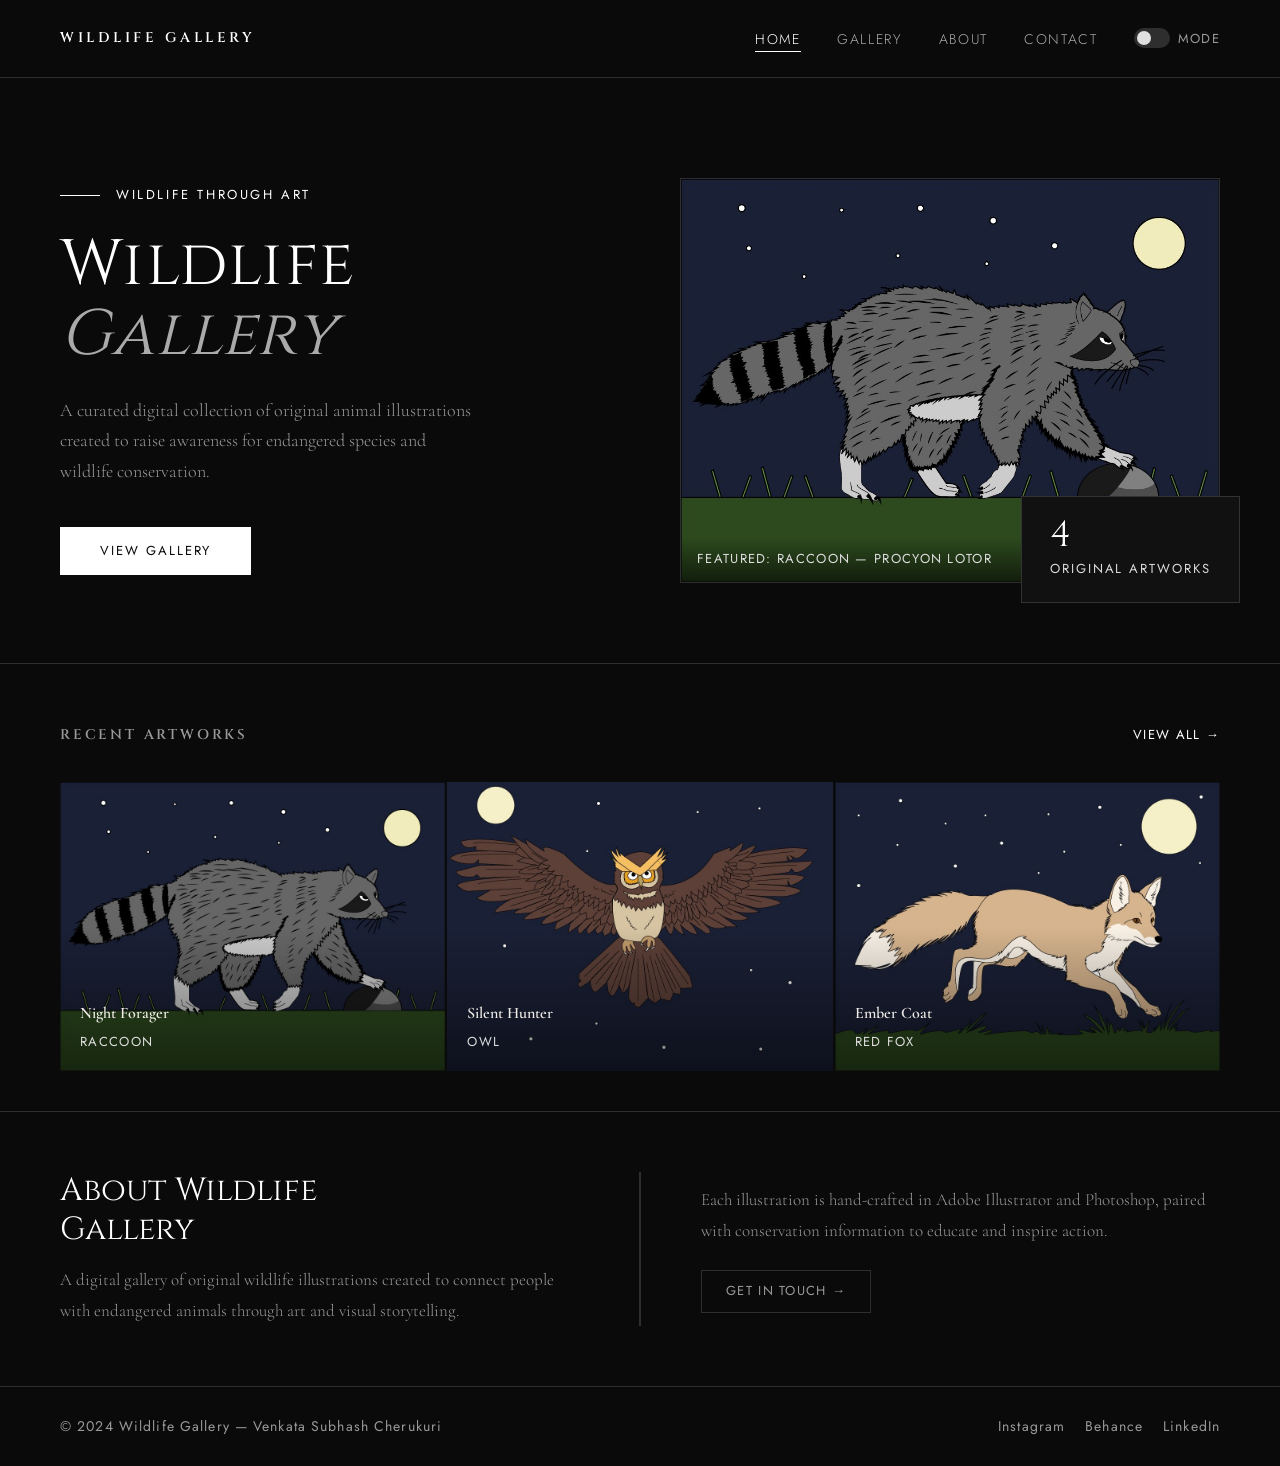
<file: index.html>
<!DOCTYPE html>
<html lang="en" data-theme="dark">
<head>
  <meta charset="UTF-8"/>
  <meta name="viewport" content="width=device-width, initial-scale=1.0"/>
  <title>Wildlife Gallery — Home</title>
  <link rel="stylesheet" href="css/style.css"/>
</head>
<body>

  <nav>
    <a class="nav-logo" href="index.html" aria-hidden="true" tabindex="-1">WILDLIFE GALLERY</a>
    <button class="nav-hamburger" id="nav-hamburger" aria-label="Toggle menu"><span></span><span></span><span></span></button>
    <ul class="nav-links" id="nav-links">
      <li><a href="index.html" class="active">Home</a></li>
      <li><a href="gallery.html">Gallery</a></li>
      <li><a href="about.html">About</a></li>
      <li><a href="contact.html">Contact</a></li>
      <li>
        <button class="theme-toggle" id="theme-toggle" aria-label="Toggle light/dark mode">
          <div class="theme-toggle-track">
            <div class="theme-toggle-thumb"></div>
          </div>
          <span class="theme-toggle-label">Mode</span>
        </button>
      </li>
    </ul>
  </nav>

  <main>

    <!-- HERO -->
    <section class="hero">
      <div class="hero-content">
        <div class="hero-eyebrow">Wildlife Through Art</div>
        <h1 class="hero-title">Wildlife<br><em>Gallery</em></h1>
        <p class="hero-subtitle">
          A curated digital collection of original animal illustrations
          created to raise awareness for endangered species and wildlife conservation.
        </p>
        <a href="gallery.html" class="btn-primary">View Gallery</a>
      </div>

      <div class="hero-visual">
        <div class="hero-image-frame">
          <img src="images/racoon.png" alt="Raccoon illustration" style="width:100%;height:100%;object-fit:cover;display:block;"/>
          <div class="img-caption">Featured: Raccoon — Procyon lotor</div>
        </div>
        <div class="hero-stats">
          <span class="num">4</span>
          <span class="label">Original Artworks</span>
        </div>
      </div>
    </section>

    <!-- FEATURED ARTWORKS -->
    <section class="featured">
      <div class="section-header">
        <span class="section-title">Recent Artworks</span>
        <a class="section-link" href="gallery.html">View All →</a>
      </div>
      <div class="artworks-row" id="featured-row"></div>
    </section>

    <!-- ABOUT TEASER -->
    <section class="about-teaser">
      <div>
        <h2 class="about-title">About Wildlife<br>Gallery</h2>
        <p class="about-text">
          A digital gallery of original wildlife illustrations created to connect
          people with endangered animals through art and visual storytelling.
        </p>
      </div>
      <div class="about-teaser-divider"></div>
      <div>
        <p class="about-text" style="margin-bottom:24px;">
          Each illustration is hand-crafted in Adobe Illustrator and Photoshop,
          paired with conservation information to educate and inspire action.
        </p>
        <a href="contact.html" class="btn-outline">Get in Touch →</a>
      </div>
    </section>

  </main>

  <footer>
    <span class="footer-copy">© 2024 Wildlife Gallery — Venkata Subhash Cherukuri</span>
    <div class="footer-social">
      <a href="#">Instagram</a>
      <a href="#">Behance</a>
      <a href="#">LinkedIn</a>
    </div>
  </footer>

  <script src="js/artworks.js"></script>
  <script>
    (function(){var s=localStorage.getItem('wg-theme')||'dark';document.documentElement.setAttribute('data-theme',s);})();
    document.addEventListener('DOMContentLoaded', function(){
      var btn=document.getElementById('theme-toggle');
      if(btn) btn.addEventListener('click',function(){
        var c=document.documentElement.getAttribute('data-theme');
        var n=c==='dark'?'light':'dark';
        document.documentElement.setAttribute('data-theme',n);
        localStorage.setItem('wg-theme',n);
      });
      var row=document.getElementById('featured-row');
      artworks.slice(0,3).forEach(function(art){
        var isImg = art.svg.trim().startsWith('<img');
        var media = isImg ? '<div style="width:100%;aspect-ratio:4/3;overflow:hidden;">' + art.svg + '</div>' : art.svg;
        row.innerHTML+=`<a class="artwork-card" href="detail.html?id=${art.id}">${media}<div class="artwork-card-info"><span class="artwork-card-title">${art.title}</span><span class="artwork-card-animal">${art.animal}</span></div></a>`;
      });
    });

    document.addEventListener('DOMContentLoaded', function(){
      var hbtn = document.getElementById('nav-hamburger');
      var hlinks = document.getElementById('nav-links');
      if(hbtn && hlinks){
        hbtn.addEventListener('click', function(){
          hbtn.classList.toggle('open');
          hlinks.classList.toggle('open');
        });
        hlinks.querySelectorAll('a').forEach(function(a){
          a.addEventListener('click', function(){
            hbtn.classList.remove('open');
            hlinks.classList.remove('open');
          });
        });
      }
    });
  </script>
</body>
</html>
</file>
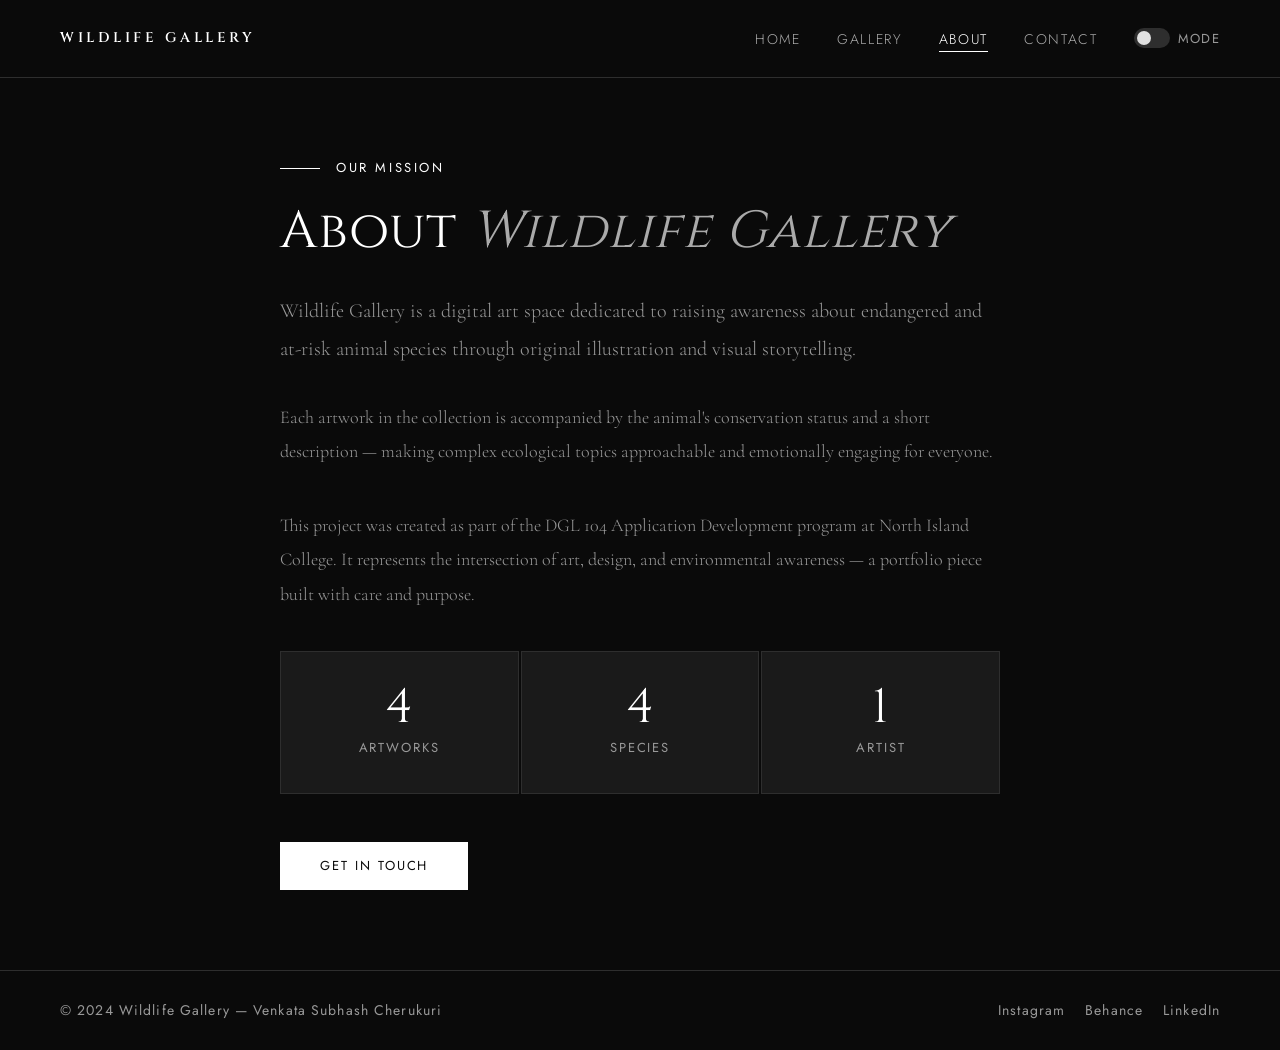
<file: about.html>
<!DOCTYPE html>
<html lang="en" data-theme="dark">
<head>
  <meta charset="UTF-8"/>
  <meta name="viewport" content="width=device-width, initial-scale=1.0"/>
  <title>Wildlife Gallery — About</title>
  <link rel="stylesheet" href="css/style.css"/>
</head>
<body>

  <nav>
    <a class="nav-logo" href="index.html">WILDLIFE GALLERY</a>
    <button class="nav-hamburger" id="nav-hamburger" aria-label="Toggle menu"><span></span><span></span><span></span></button>
    <ul class="nav-links" id="nav-links">
      <li><a href="index.html">Home</a></li>
      <li><a href="gallery.html">Gallery</a></li>
      <li><a href="about.html" class="active">About</a></li>
      <li><a href="contact.html">Contact</a></li>
      <li>
        <button class="theme-toggle" id="theme-toggle" aria-label="Toggle light/dark mode">
          <div class="theme-toggle-track"><div class="theme-toggle-thumb"></div></div>
          <span class="theme-toggle-label">Mode</span>
        </button>
      </li>
    </ul>
  </nav>

  <main>
    <div class="about-page">
      <div class="about-inner">

        <div class="hero-eyebrow">Our Mission</div>
        <h1 class="hero-title" style="font-size: clamp(36px, 5vw, 52px); margin-bottom: 32px;">
          About <em>Wildlife Gallery</em>
        </h1>

        <p class="about-lead">
          Wildlife Gallery is a digital art space dedicated to raising awareness
          about endangered and at-risk animal species through original illustration
          and visual storytelling.
        </p>

        <p class="about-body">
          Each artwork in the collection is accompanied by the animal's conservation status
          and a short description — making complex ecological topics approachable and
          emotionally engaging for everyone.
        </p>

        <p class="about-body">
          This project was created as part of the DGL 104 Application Development program
          at North Island College. It represents the intersection of art, design, and
          environmental awareness — a portfolio piece built with care and purpose.
        </p>

        <div class="about-stats">
          <div class="stat-box">
            <span class="stat-num">4</span>
            <span class="stat-label">Artworks</span>
          </div>
          <div class="stat-box">
            <span class="stat-num">4</span>
            <span class="stat-label">Species</span>
          </div>
          <div class="stat-box">
            <span class="stat-num">1</span>
            <span class="stat-label">Artist</span>
          </div>
        </div>

        <a href="contact.html" class="btn-primary">Get in Touch</a>

      </div>
    </div>
  </main>

  <footer>
    <span class="footer-copy">© 2024 Wildlife Gallery — Venkata Subhash Cherukuri</span>
    <div class="footer-social">
      <a href="#">Instagram</a>
      <a href="#">Behance</a>
      <a href="#">LinkedIn</a>
    </div>
  </footer>

  <script>
    (function(){var s=localStorage.getItem('wg-theme')||'dark';document.documentElement.setAttribute('data-theme',s);})();
    document.addEventListener('DOMContentLoaded',function(){
      var btn=document.getElementById('theme-toggle');
      if(btn) btn.addEventListener('click',function(){
        var c=document.documentElement.getAttribute('data-theme');
        var n=c==='dark'?'light':'dark';
        document.documentElement.setAttribute('data-theme',n);
        localStorage.setItem('wg-theme',n);
      });
    });

    document.addEventListener('DOMContentLoaded', function(){
      var hbtn = document.getElementById('nav-hamburger');
      var hlinks = document.getElementById('nav-links');
      if(hbtn && hlinks){
        hbtn.addEventListener('click', function(){
          hbtn.classList.toggle('open');
          hlinks.classList.toggle('open');
        });
        hlinks.querySelectorAll('a').forEach(function(a){
          a.addEventListener('click', function(){
            hbtn.classList.remove('open');
            hlinks.classList.remove('open');
          });
        });
      }
    });
  </script>
</body>
</html>
</file>
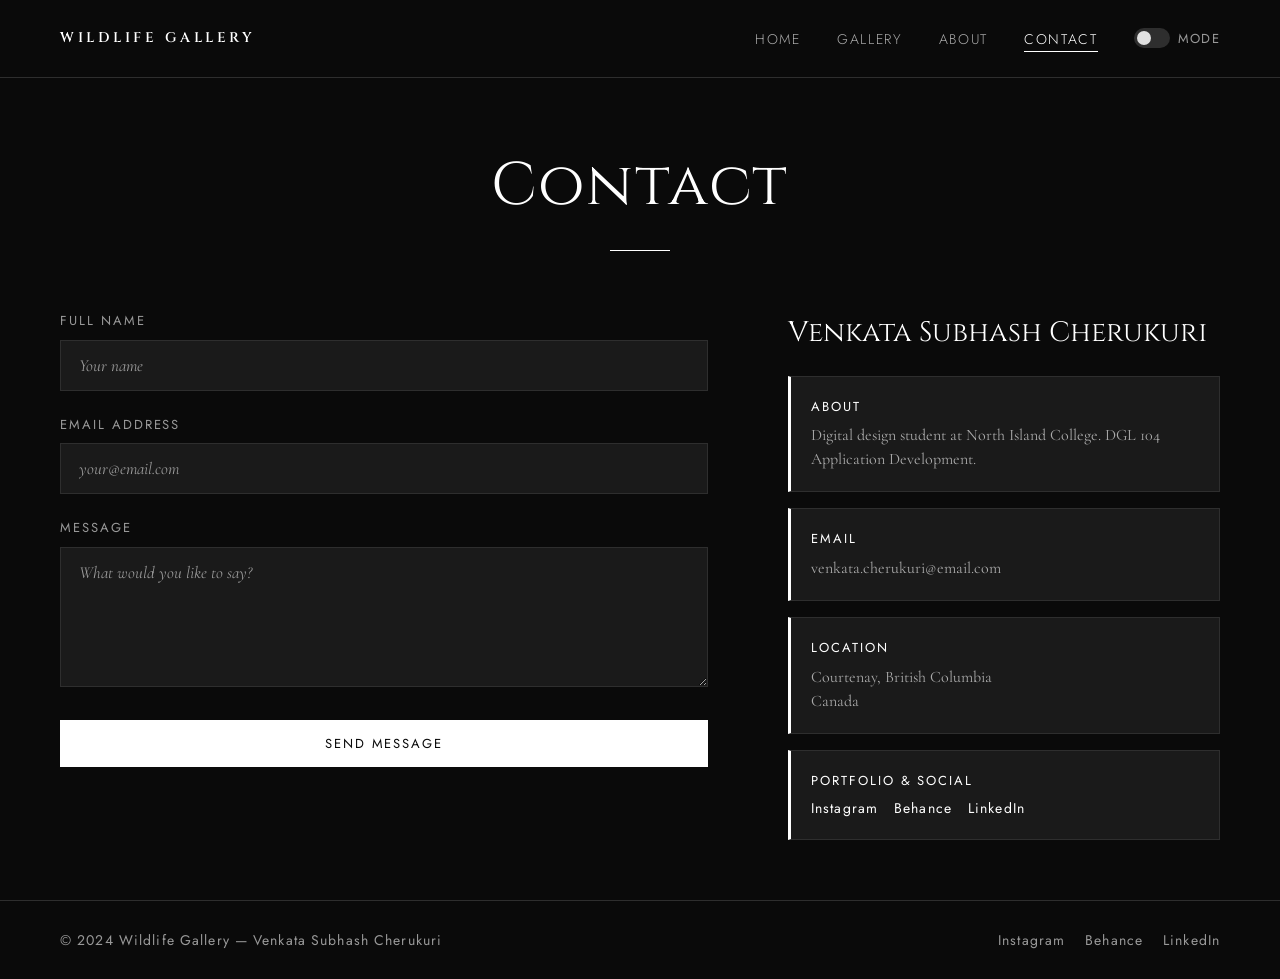
<file: contact.html>
<!DOCTYPE html>
<html lang="en" data-theme="dark">
<head>
  <meta charset="UTF-8"/>
  <meta name="viewport" content="width=device-width, initial-scale=1.0"/>
  <title>Wildlife Gallery — Contact</title>
  <link rel="stylesheet" href="css/style.css"/>
</head>
<body>

  <nav>
    <a class="nav-logo" href="index.html">WILDLIFE GALLERY</a>
    <button class="nav-hamburger" id="nav-hamburger" aria-label="Toggle menu"><span></span><span></span><span></span></button>
    <ul class="nav-links" id="nav-links">
      <li><a href="index.html">Home</a></li>
      <li><a href="gallery.html">Gallery</a></li>
      <li><a href="about.html">About</a></li>
      <li><a href="contact.html" class="active">Contact</a></li>
      <li>
        <button class="theme-toggle" id="theme-toggle" aria-label="Toggle light/dark mode">
          <div class="theme-toggle-track"><div class="theme-toggle-thumb"></div></div>
          <span class="theme-toggle-label">Mode</span>
        </button>
      </li>
    </ul>
  </nav>

  <main>

    <div class="contact-header">
      <h1 class="page-title">Contact</h1>
      <div class="page-divider"></div>
    </div>

    <div class="contact-content">

      <!-- FORM -->
      <div class="contact-form-area">
        <div class="form-group">
          <label class="form-label" for="name">Full Name</label>
          <input class="form-input" id="name" type="text" placeholder="Your name"/>
        </div>
        <div class="form-group">
          <label class="form-label" for="email">Email Address</label>
          <input class="form-input" id="email" type="email" placeholder="your@email.com"/>
        </div>
        <div class="form-group">
          <label class="form-label" for="message">Message</label>
          <textarea class="form-textarea" id="message" placeholder="What would you like to say?"></textarea>
        </div>
        <button class="btn-primary" id="send-btn" style="width:100%;">Send Message</button>
        <div class="success-msg" id="success-msg">
          ✓ Your message has been sent. I will get back to you soon.
        </div>
      </div>

      <!-- AUTHOR INFO -->
      <div class="contact-info">
        <h2 class="contact-info-title">Venkata Subhash Cherukuri</h2>

        <div class="contact-detail">

          <div class="contact-detail-item">
            <div class="contact-detail-label">About</div>
            <div class="contact-detail-value">
              Digital design student at North Island College.
              DGL 104 Application Development.
            </div>
          </div>

          <div class="contact-detail-item">
            <div class="contact-detail-label">Email</div>
            <div class="contact-detail-value">venkata.cherukuri@email.com</div>
          </div>

          <div class="contact-detail-item">
            <div class="contact-detail-label">Location</div>
            <div class="contact-detail-value">
              Courtenay, British Columbia<br>Canada
            </div>
          </div>

          <div class="contact-detail-item">
            <div class="contact-detail-label">Portfolio & Social</div>
            <div class="contact-detail-value">
              <div class="contact-social-links">
                <a href="#">Instagram</a>
                <a href="#">Behance</a>
                <a href="#">LinkedIn</a>
              </div>
            </div>
          </div>

        </div>
      </div>

    </div>

  </main>

  <footer>
    <span class="footer-copy">© 2024 Wildlife Gallery — Venkata Subhash Cherukuri</span>
    <div class="footer-social">
      <a href="#">Instagram</a>
      <a href="#">Behance</a>
      <a href="#">LinkedIn</a>
    </div>
  </footer>

  <script>
    (function(){var s=localStorage.getItem('wg-theme')||'dark';document.documentElement.setAttribute('data-theme',s);})();
    document.addEventListener('DOMContentLoaded',function(){
      var btn=document.getElementById('theme-toggle');
      if(btn) btn.addEventListener('click',function(){
        var c=document.documentElement.getAttribute('data-theme');
        var n=c==='dark'?'light':'dark';
        document.documentElement.setAttribute('data-theme',n);
        localStorage.setItem('wg-theme',n);
      });

      document.getElementById('send-btn').addEventListener('click',function(){
        var name=document.getElementById('name').value.trim();
        var email=document.getElementById('email').value.trim();
        var message=document.getElementById('message').value.trim();
        var msg=document.getElementById('success-msg');
        if(!name||!email||!message){
          msg.textContent='Please fill in all fields before sending.';
          msg.style.display='block';
          setTimeout(function(){msg.style.display='none';},4000);
          return;
        }
        msg.textContent='✓ Your message has been sent. I will get back to you soon.';
        msg.style.display='block';
        document.getElementById('name').value='';
        document.getElementById('email').value='';
        document.getElementById('message').value='';
        setTimeout(function(){msg.style.display='none';},5000);
      });
    });

    document.addEventListener('DOMContentLoaded', function(){
      var hbtn = document.getElementById('nav-hamburger');
      var hlinks = document.getElementById('nav-links');
      if(hbtn && hlinks){
        hbtn.addEventListener('click', function(){
          hbtn.classList.toggle('open');
          hlinks.classList.toggle('open');
        });
        hlinks.querySelectorAll('a').forEach(function(a){
          a.addEventListener('click', function(){
            hbtn.classList.remove('open');
            hlinks.classList.remove('open');
          });
        });
      }
    });
  </script>
</body>
</html>
</file>
<file: css/style.css>
@import url('https://fonts.googleapis.com/css2?family=Cormorant+Garamond:ital,wght@0,300;0,400;0,600;1,300;1,400&family=Cinzel:wght@400;600&family=Jost:wght@200;300;400&display=swap');

/* =====================
   THEME TOKENS
===================== */
:root {
  --bg:           #0a0a0a;
  --surface:      #111111;
  --card:         #1a1a1a;
  --border:       #2e2e2e;
  --green:        #ffffff;
  --green-light:  #e0e0e0;
  --green-dim:    #555555;
  --sand:         #aaaaaa;
  --sand-light:   #dddddd;
  --text:         #cccccc;
  --text-muted:   #999999;
  --white:        #ffffff;
  --font-display: 'Cinzel', serif;
  --font-body:    'Cormorant Garamond', serif;
  --font-ui:      'Jost', sans-serif;
}

[data-theme="light"] {
  --bg:           #ffffff;
  --surface:      #f4f4f4;
  --card:         #eeeeee;
  --border:       #cccccc;
  --green:        #000000;
  --green-light:  #222222;
  --green-dim:    #888888;
  --sand:         #444444;
  --sand-light:   #111111;
  --text:         #111111;
  --text-muted:   #555555;
  --white:        #000000;
  --font-display: 'Cinzel', serif;
  --font-body:    'Cormorant Garamond', serif;
  --font-ui:      'Jost', sans-serif;
}

* { margin: 0; padding: 0; box-sizing: border-box; }
html { scroll-behavior: smooth; }

body {
  background: var(--bg);
  color: var(--text);
  font-family: var(--font-body);
  font-size: 18px;
  line-height: 1.6;
  overflow-x: hidden;
  min-height: 100vh;
  display: flex;
  flex-direction: column;
  transition: background 0.3s, color 0.3s;
}

/* =====================
   NAVIGATION
===================== */
nav {
  display: flex;
  align-items: center;
  justify-content: space-between;
  padding: 24px 60px;
  border-bottom: 1px solid var(--border);
  position: sticky;
  top: 0;
  background: var(--bg);
  z-index: 100;
  transition: background 0.3s;
}

.nav-logo {
  font-family: var(--font-display);
  font-size: 14px;
  font-weight: 600;
  letter-spacing: 0.25em;
  color: var(--white);
  text-decoration: none;
}

.nav-links {
  display: flex;
  gap: 36px;
  list-style: none;
  align-items: center;
}

.nav-links a {
  font-family: var(--font-ui);
  font-weight: 300;
  font-size: 14px;
  letter-spacing: 0.12em;
  text-transform: uppercase;
  color: #aaaaaa;
  text-decoration: none;
  position: relative;
  transition: color 0.3s;
}

.nav-links a::after {
  content: '';
  position: absolute;
  bottom: -3px; left: 0;
  width: 0; height: 1px;
  background: var(--green);
  transition: width 0.3s;
}

.nav-links a:hover,
.nav-links a.active { color: var(--white); }

.nav-links a:hover::after,
.nav-links a.active::after { width: 100%; }

/* Hamburger button */
.nav-hamburger {
  display: none;
  flex-direction: column;
  gap: 5px;
  background: none;
  border: none;
  cursor: pointer;
  padding: 4px;
  z-index: 101;
}

.nav-hamburger span {
  display: block;
  width: 24px;
  height: 1.5px;
  background: var(--white);
  transition: transform 0.3s, opacity 0.3s;
}

.nav-hamburger.open span:nth-child(1) { transform: translateY(6.5px) rotate(45deg); }
.nav-hamburger.open span:nth-child(2) { opacity: 0; }
.nav-hamburger.open span:nth-child(3) { transform: translateY(-6.5px) rotate(-45deg); }

/* ── Dark / Light Toggle ── */
.theme-toggle {
  display: flex;
  align-items: center;
  gap: 8px;
  cursor: pointer;
  background: none;
  border: none;
  padding: 4px 0;
}

.theme-toggle-track {
  width: 36px;
  height: 20px;
  background: var(--border);
  border-radius: 10px;
  position: relative;
  transition: background 0.3s;
}

.theme-toggle-thumb {
  width: 14px;
  height: 14px;
  background: var(--green-light);
  border-radius: 50%;
  position: absolute;
  top: 3px; left: 3px;
  transition: transform 0.3s, background 0.3s;
}

[data-theme="light"] .theme-toggle-track { background: var(--green-dim); }
[data-theme="light"] .theme-toggle-thumb { transform: translateX(16px); }

.theme-toggle-label {
  font-family: var(--font-ui);
  font-size: 13px;
  letter-spacing: 0.1em;
  text-transform: uppercase;
  color: var(--text-muted);
}

/* =====================
   FOOTER
===================== */
footer {
  margin-top: auto;
  padding: 28px 60px;
  border-top: 1px solid var(--border);
  display: flex;
  align-items: center;
  justify-content: space-between;
}

.footer-copy {
  font-family: var(--font-ui);
  font-size: 14px;
  letter-spacing: 0.08em;
  color: #999999;
}

.footer-social { display: flex; gap: 20px; }

.footer-social a {
  font-family: var(--font-ui);
  font-size: 14px;
  letter-spacing: 0.08em;
  color: #999999;
  text-decoration: none;
  transition: color 0.3s;
}

.footer-social a:hover { color: var(--green-light); }

/* =====================
   BUTTONS
===================== */
.btn-primary {
  display: inline-block;
  padding: 14px 40px;
  background: var(--green);
  color: var(--bg);
  font-family: var(--font-ui);
  font-size: 13px;
  font-weight: 400;
  letter-spacing: 0.15em;
  text-transform: uppercase;
  text-decoration: none;
  border: none;
  cursor: pointer;
  transition: background 0.3s, transform 0.2s;
}

.btn-primary:hover {
  background: var(--green-light);
  transform: translateY(-1px);
}

.btn-outline {
  display: inline-flex;
  align-items: center;
  gap: 8px;
  padding: 10px 24px;
  background: transparent;
  border: 1px solid var(--border);
  color: var(--text-muted);
  font-family: var(--font-ui);
  font-size: 13px;
  letter-spacing: 0.1em;
  text-transform: uppercase;
  cursor: pointer;
  transition: border-color 0.3s, color 0.3s;
  text-decoration: none;
}

.btn-outline:hover {
  border-color: var(--green);
  color: var(--sand);
}

/* =====================
   SHARED
===================== */
.section-header {
  display: flex;
  align-items: baseline;
  justify-content: space-between;
  margin-bottom: 36px;
}

.section-title {
  font-family: var(--font-display);
  font-size: 14px;
  font-weight: 600;
  letter-spacing: 0.2em;
  text-transform: uppercase;
  color: #999999;
}

.section-link {
  font-family: var(--font-ui);
  font-size: 13px;
  letter-spacing: 0.1em;
  color: var(--green);
  text-decoration: none;
  text-transform: uppercase;
  transition: color 0.3s;
}

.section-link:hover { color: var(--green-light); }

.page-title {
  font-family: var(--font-display);
  font-size: clamp(36px, 5vw, 60px);
  font-weight: 400;
  color: var(--white);
  letter-spacing: 0.03em;
  margin-bottom: 12px;
}

.page-divider {
  width: 60px;
  height: 1px;
  background: var(--green);
  margin: 16px auto 0;
}

main {
  animation: fadeIn 0.5s ease;
  flex: 1;
  display: flex;
  flex-direction: column;
}

@keyframes fadeIn {
  from { opacity: 0; transform: translateY(8px); }
  to   { opacity: 1; transform: translateY(0); }
}

/* =====================
   HOME — HERO
===================== */
.hero {
  padding: 100px 60px 80px;
  display: grid;
  grid-template-columns: 1fr 1fr;
  gap: 80px;
  align-items: center;
}

.hero-eyebrow {
  font-family: var(--font-ui);
  font-size: 13px;
  letter-spacing: 0.2em;
  text-transform: uppercase;
  color: var(--green);
  margin-bottom: 24px;
  display: flex;
  align-items: center;
  gap: 16px;
}

.hero-eyebrow::before {
  content: '';
  width: 40px;
  height: 1px;
  background: var(--green);
}

.hero-title {
  font-family: var(--font-display);
  font-size: clamp(42px, 5vw, 68px);
  font-weight: 400;
  color: var(--white);
  line-height: 1.1;
  margin-bottom: 24px;
  letter-spacing: 0.02em;
}

.hero-title em { font-style: italic; color: var(--sand); }

.hero-subtitle {
  font-size: 18px;
  font-weight: 300;
  color: var(--text-muted);
  margin-bottom: 40px;
  line-height: 1.7;
  max-width: 420px;
}

.hero-visual { position: relative; }

.hero-image-frame {
  position: relative;
  width: 100%;
  aspect-ratio: 4 / 3;
  background: var(--card);
  border: 1px solid var(--border);
  overflow: hidden;
}

.hero-image-frame svg { width: 100%; height: 100%; }

.img-caption {
  position: absolute;
  bottom: 0; left: 0; right: 0;
  padding: 12px 16px;
  background: linear-gradient(transparent, rgba(0,0,0,0.6));
  font-family: var(--font-ui);
  font-size: 13px;
  letter-spacing: 0.1em;
  color: #dddddd;
  text-transform: uppercase;
}

.hero-stats {
  position: absolute;
  bottom: -20px; right: -20px;
  background: #111111;
  border: 1px solid #333333;
  padding: 20px 28px;
}

[data-theme="light"] .hero-stats {
  background: #111111;
  border-color: #111111;
}

.hero-stats .num {
  font-family: var(--font-display);
  font-size: 36px;
  color: #ffffff;
  display: block;
  line-height: 1;
}

.hero-stats .label {
  font-family: var(--font-ui);
  font-size: 13px;
  letter-spacing: 0.15em;
  color: rgba(255,255,255,0.85);
  text-transform: uppercase;
}

/* =====================
   HOME — FEATURED
===================== */
.featured {
  padding: 60px 60px 40px;
  border-top: 1px solid var(--border);
}

.artworks-row {
  display: grid;
  grid-template-columns: repeat(3, 1fr);
  gap: 2px;
}

.artwork-card {
  position: relative;
  aspect-ratio: 4 / 3;
  background: var(--card);
  overflow: hidden;
  cursor: pointer;
  text-decoration: none;
  display: block;
}

.artwork-card::before {
  content: '';
  position: absolute;
  inset: 0;
  background: linear-gradient(to top, rgba(0,0,0,0.8) 0%, transparent 50%);
  z-index: 1;
  opacity: 0.6;
  transition: opacity 0.4s;
}

.artwork-card:hover::before { opacity: 1; }

.artwork-card svg {
  width: 100%; height: 100%;
  transition: transform 0.6s ease;
}

.artwork-card:hover svg { transform: scale(1.04); }

.artwork-card-info {
  position: absolute;
  bottom: 0; left: 0; right: 0;
  padding: 20px;
  z-index: 2;
  transform: translateY(4px);
  transition: transform 0.3s;
}

.artwork-card:hover .artwork-card-info { transform: translateY(0); }

.artwork-card-title {
  font-family: var(--font-body);
  font-size: 16px;
  font-weight: 600;
  color: #f0ede8;
  display: block;
}

.artwork-card-animal {
  font-family: var(--font-ui);
  font-size: 13px;
  letter-spacing: 0.1em;
  color: #dddddd;
  text-transform: uppercase;
}

/* =====================
   HOME — ABOUT TEASER
===================== */
.about-teaser {
  padding: 60px;
  border-top: 1px solid var(--border);
  display: grid;
  grid-template-columns: 1fr 2px 1fr;
  gap: 60px;
  align-items: center;
}

.about-teaser-divider { background: var(--border); align-self: stretch; }

.about-title {
  font-family: var(--font-display);
  font-size: 32px;
  font-weight: 400;
  color: var(--white);
  line-height: 1.2;
  margin-bottom: 16px;
}

.about-text {
  color: var(--text-muted);
  font-size: 17px;
  font-weight: 300;
  line-height: 1.8;
}

/* =====================
   GALLERY PAGE — simple grid, no pagination
===================== */
.gallery-header {
  padding: 60px 60px 40px;
  text-align: center;
}

.gallery-grid {
  padding: 0 60px 60px;
  display: grid;
  grid-template-columns: repeat(3, 1fr);
  gap: 24px;
}

.gallery-item {
  background: var(--card);
  border: 1px solid var(--border);
  overflow: hidden;
  cursor: pointer;
  transition: border-color 0.3s, transform 0.3s;
  text-decoration: none;
  display: block;
}

.gallery-item:hover {
  border-color: var(--green);
  transform: translateY(-4px);
}

.gallery-item-img {
  width: 100%;
  aspect-ratio: 4 / 3;
  overflow: hidden;
}

.gallery-item-img svg {
  width: 100%; height: 100%;
  transition: transform 0.5s;
}

.gallery-item:hover .gallery-item-img svg { transform: scale(1.05); }

.gallery-item-info {
  padding: 20px;
  border-top: 1px solid var(--border);
}

.gallery-item-title {
  font-family: var(--font-body);
  font-size: 18px;
  font-weight: 600;
  color: var(--white);
  margin-bottom: 4px;
}

.gallery-item-animal {
  font-family: var(--font-ui);
  font-size: 13px;
  letter-spacing: 0.08em;
  color: #aaaaaa;
  text-transform: uppercase;
}

/* =====================
   ARTWORK DETAIL PAGE
===================== */
.detail-header {
  padding: 24px 60px;
  border-bottom: 1px solid var(--border);
}

.breadcrumb {
  display: flex;
  align-items: center;
  gap: 10px;
  font-family: var(--font-ui);
  font-size: 13px;
  letter-spacing: 0.1em;
  color: #aaaaaa;
  text-transform: uppercase;
}

.breadcrumb a { color: var(--text-muted); text-decoration: none; transition: color 0.3s; }
.breadcrumb a:hover { color: var(--green); }
.breadcrumb span { color: var(--border); }

.artwork-detail {
  padding: 60px;
  display: grid;
  grid-template-columns: 3fr 2fr;
  gap: 80px;
  align-items: start;
  flex: 1;
}

.artwork-full-img {
  position: relative;
  background: var(--card);
  border: 1px solid var(--border);
  aspect-ratio: 4 / 3;
  overflow: hidden;
}

.artwork-full-img svg { width: 100%; height: 100%; }

.artwork-title-block {
  border-bottom: 1px solid var(--border);
  padding-bottom: 24px;
  margin-bottom: 32px;
}

.artwork-eyebrow {
  font-family: var(--font-ui);
  font-size: 13px;
  letter-spacing: 0.15em;
  color: var(--green);
  text-transform: uppercase;
  margin-bottom: 12px;
}

.artwork-main-title {
  font-family: var(--font-display);
  font-size: 32px;
  font-weight: 400;
  color: var(--white);
  line-height: 1.1;
}

.artwork-facts { display: flex; flex-direction: column; gap: 0; }

.fact-row {
  display: grid;
  grid-template-columns: 140px 1fr;
  gap: 16px;
  padding: 16px 0;
  border-bottom: 1px solid var(--border);
}

.fact-label {
  font-family: var(--font-ui);
  font-size: 13px;
  letter-spacing: 0.1em;
  color: #aaaaaa;
  text-transform: uppercase;
  padding-top: 2px;
}

.fact-value {
  font-size: 16px;
  font-weight: 300;
  color: var(--sand-light);
  line-height: 1.6;
}

.fact-value strong {
  font-family: var(--font-display);
  font-weight: 600;
  font-size: 18px;
  color: var(--white);
}

.artwork-nav { display: flex; gap: 12px; margin-top: 32px; }

/* =====================
   ABOUT PAGE
===================== */
.about-page { padding: 80px 60px; flex: 1; }
.about-inner { max-width: 720px; margin: 0 auto; }

.about-lead {
  font-size: 20px;
  color: var(--text-muted);
  line-height: 1.9;
  margin-bottom: 32px;
  font-weight: 300;
}

.about-body {
  font-size: 18px;
  color: var(--text-muted);
  line-height: 1.9;
  margin-bottom: 40px;
  font-weight: 300;
}

.about-stats {
  display: grid;
  grid-template-columns: repeat(3, 1fr);
  gap: 2px;
  margin-bottom: 48px;
}

.stat-box {
  background: var(--card);
  border: 1px solid var(--border);
  padding: 32px;
  text-align: center;
}

.stat-num {
  font-family: var(--font-display);
  font-size: 48px;
  color: var(--green);
  display: block;
  line-height: 1;
}

.stat-label {
  font-family: var(--font-ui);
  font-size: 13px;
  letter-spacing: 0.15em;
  color: var(--text-muted);
  text-transform: uppercase;
}

/* =====================
   CONTACT PAGE — author focused
===================== */
.contact-header { padding: 60px 60px 0; text-align: center; }

.contact-content {
  padding: 60px;
  display: grid;
  grid-template-columns: 1.5fr 1fr;
  gap: 80px;
  flex: 1;
}

.form-group { margin-bottom: 24px; }

.form-label {
  display: block;
  font-family: var(--font-ui);
  font-size: 13px;
  letter-spacing: 0.15em;
  text-transform: uppercase;
  color: var(--text-muted);
  margin-bottom: 8px;
}

.form-input,
.form-textarea {
  width: 100%;
  background: var(--card);
  border: 1px solid var(--border);
  padding: 14px 18px;
  color: var(--sand-light);
  font-family: var(--font-body);
  font-size: 17px;
  outline: none;
  transition: border-color 0.3s;
}

.form-input:focus,
.form-textarea:focus { border-color: var(--green); }

.form-input::placeholder,
.form-textarea::placeholder { color: var(--text-muted); font-style: italic; }

.form-textarea { resize: vertical; min-height: 140px; }

.contact-info-title {
  font-family: var(--font-display);
  font-size: 28px;
  font-weight: 400;
  color: var(--white);
  margin-bottom: 20px;
}

.contact-detail { display: flex; flex-direction: column; gap: 16px; }

.contact-detail-item {
  padding: 20px;
  background: var(--card);
  border: 1px solid var(--border);
  border-left: 3px solid var(--green);
}

.contact-detail-label {
  font-family: var(--font-ui);
  font-size: 13px;
  letter-spacing: 0.15em;
  color: var(--green);
  text-transform: uppercase;
  margin-bottom: 6px;
}

.contact-detail-value {
  font-size: 16px;
  color: var(--sand);
  line-height: 1.5;
}

.contact-social-links { display: flex; gap: 16px; }

.contact-social-links a {
  color: var(--green);
  text-decoration: none;
  font-family: var(--font-ui);
  font-size: 14px;
  letter-spacing: 0.08em;
  transition: color 0.3s;
}

.contact-social-links a:hover { color: var(--green-light); }

.success-msg {
  display: none;
  padding: 16px 20px;
  background: rgba(74, 124, 63, 0.1);
  border: 1px solid var(--green-dim);
  color: var(--green-light);
  font-family: var(--font-ui);
  font-size: 14px;
  letter-spacing: 0.1em;
  margin-top: 16px;
}

/* =====================
   RESPONSIVE
===================== */
@media (max-width: 900px) {
  nav { padding: 20px 24px; }

  .nav-hamburger { display: flex; }

  .nav-links {
    display: none;
    flex-direction: column;
    gap: 0;
    position: absolute;
    top: 100%;
    left: 0; right: 0;
    background: var(--bg);
    border-bottom: 1px solid var(--border);
    padding: 16px 0;
    z-index: 100;
  }

  .nav-links.open { display: flex; }

  .nav-links li { width: 100%; }

  .nav-links a {
    display: block;
    padding: 14px 24px;
    font-size: 13px;
    border-bottom: 1px solid var(--border);
  }

  .nav-links a::after { display: none; }

  .theme-toggle { padding: 14px 24px; }

  .hero { grid-template-columns: 1fr; padding: 60px 24px; }
  .artworks-row,
  .gallery-grid { grid-template-columns: repeat(2, 1fr); }
  .about-teaser { grid-template-columns: 1fr; }
  .about-teaser-divider { display: none; }
  .artwork-detail,
  .contact-content { grid-template-columns: 1fr; padding: 24px; }
  .featured,
  .gallery-header,
  .gallery-grid { padding-left: 24px; padding-right: 24px; }
  footer { padding: 24px; flex-direction: column; gap: 12px; text-align: center; }
  .footer-social { justify-content: center; }
  .detail-header { padding: 20px 24px; }
  .about-page { padding: 40px 24px; }
  .contact-header { padding: 40px 24px 0; }
  .about-stats { grid-template-columns: repeat(3, 1fr); }
}

@media (max-width: 600px) {
  .artworks-row,
  .gallery-grid { grid-template-columns: 1fr; }
  .about-stats { grid-template-columns: 1fr; }
  .artwork-detail { gap: 32px; }
}
</file>
